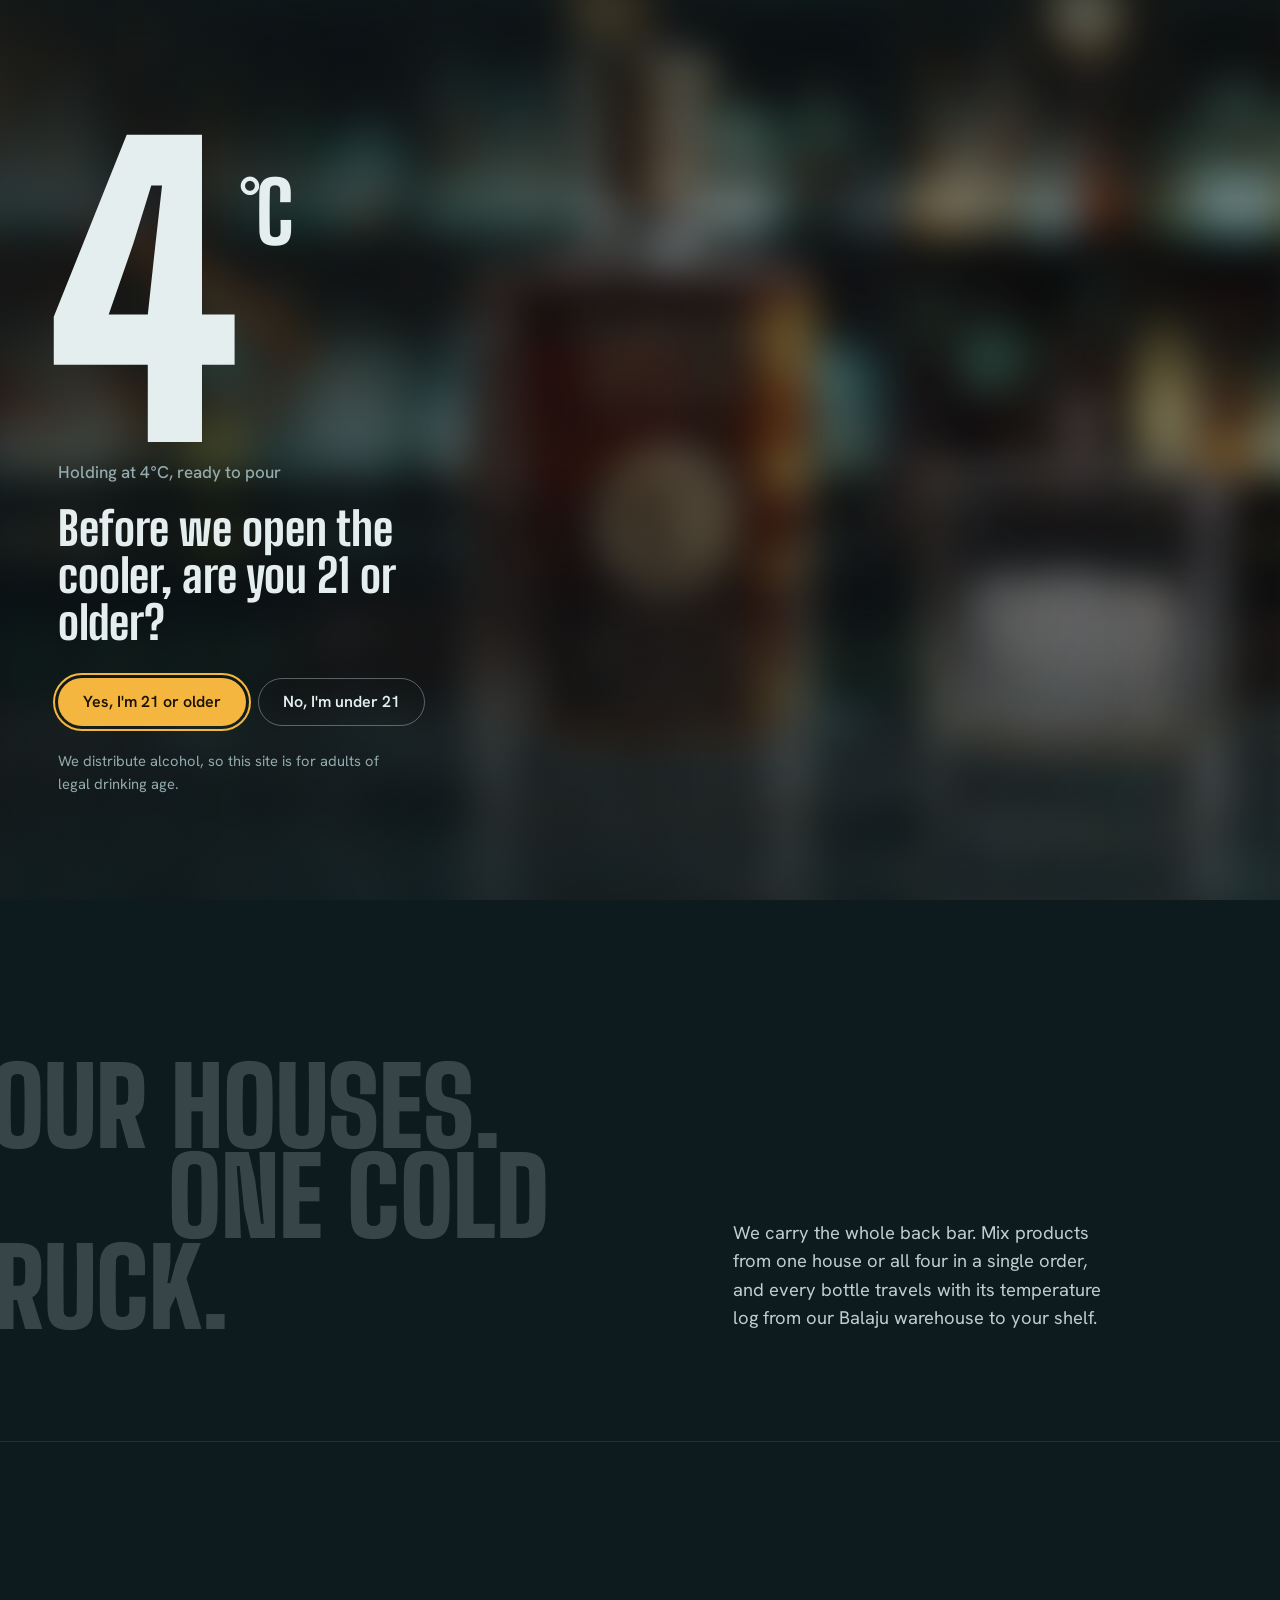
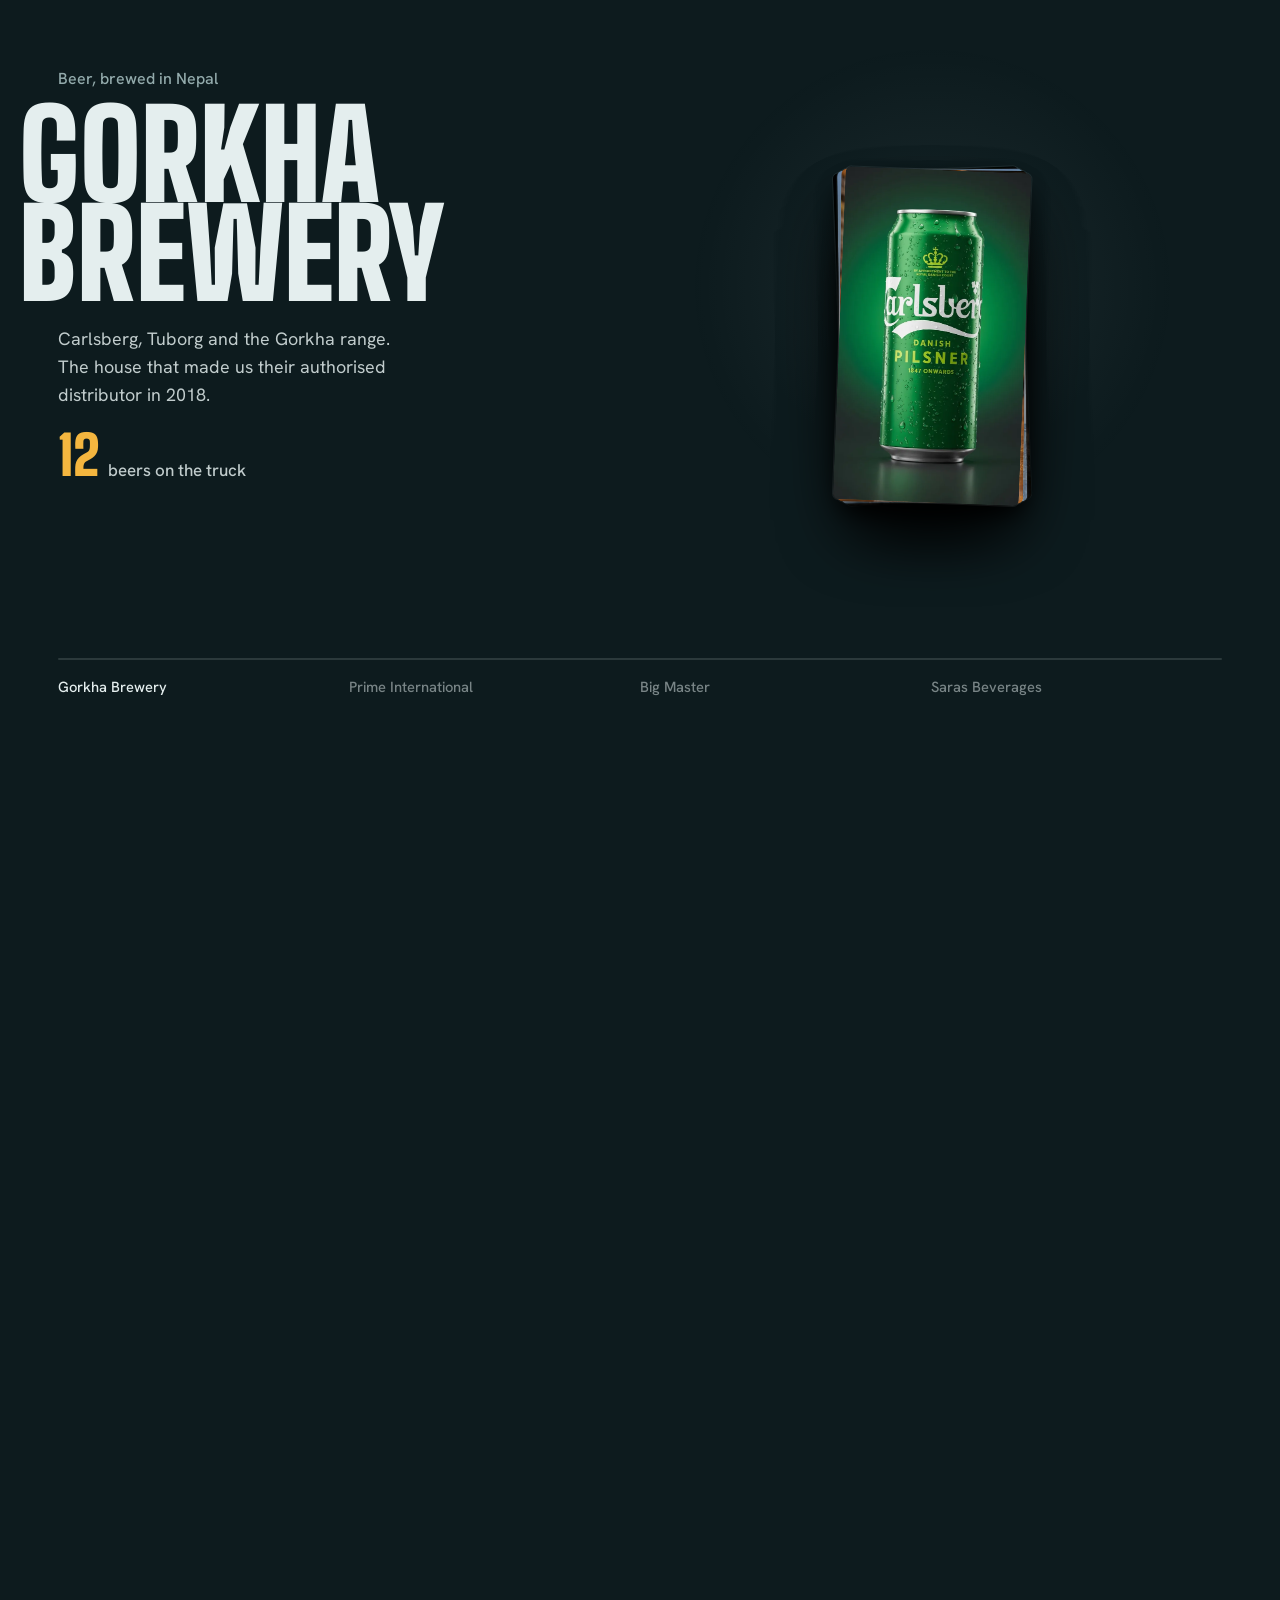
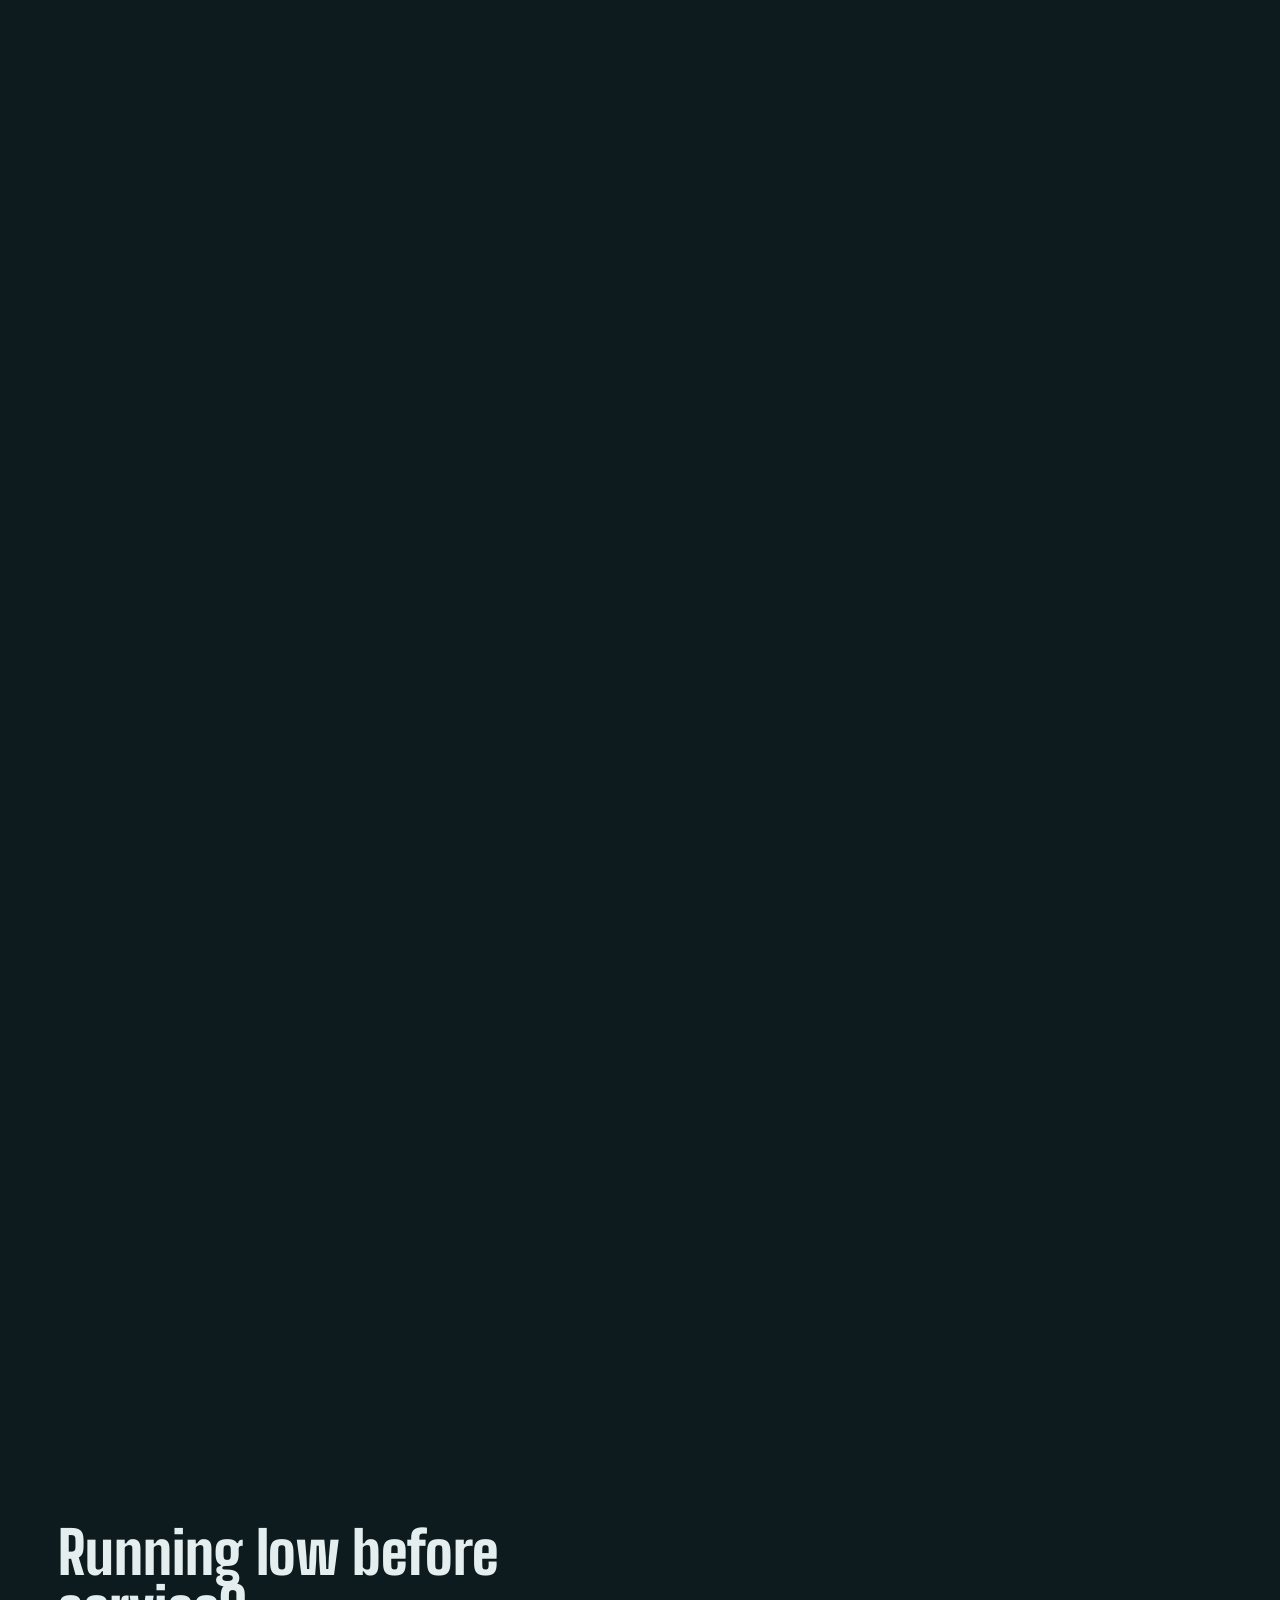
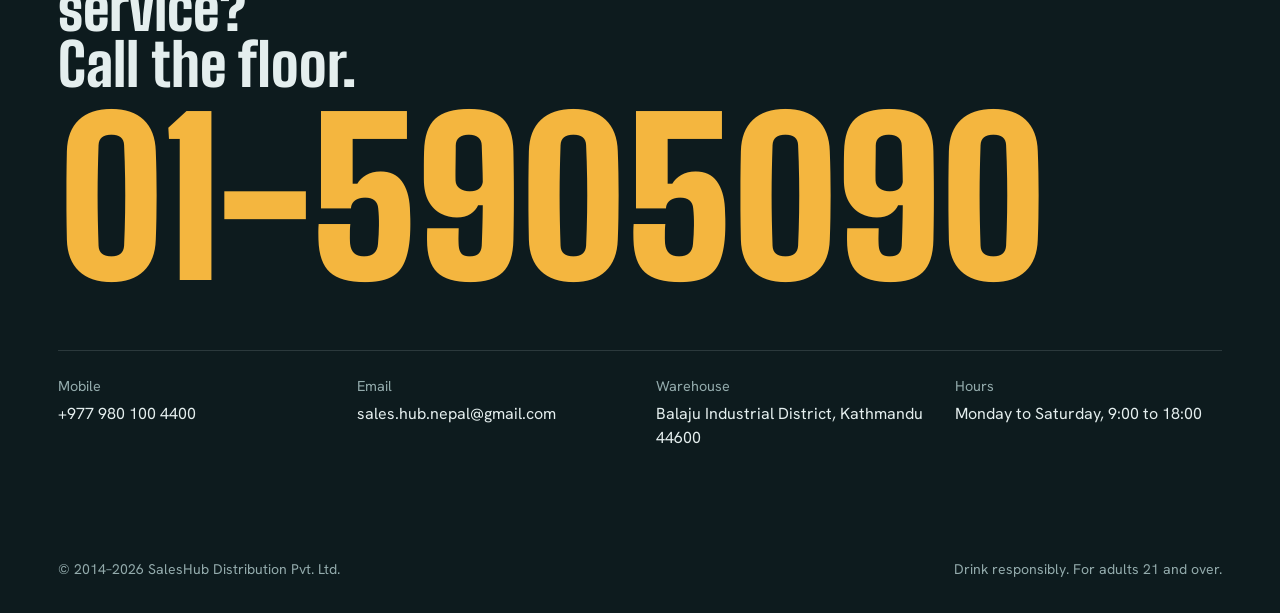
<file: index.html>
<!doctype html>
<html lang="en">
<head>
  <meta charset="utf-8">
  <meta name="viewport" content="width=device-width, initial-scale=1, viewport-fit=cover">
  <title>SalesHub Nepal — Brewery to bar, kept cold</title>
  <meta name="description" content="SalesHub Nepal is the authorised distributor for four of Nepal's leading beverage houses: beer, spirits, wine and energy drinks, delivered cold to bars, restaurants and retailers since 2014.">
  <meta name="theme-color" content="#0D1B1E">
  <link rel="icon" href="assets/favicon.ico" sizes="any">
  <link rel="icon" type="image/png" sizes="32x32" href="assets/favicon-32x32.png">
  <link rel="apple-touch-icon" href="assets/apple-touch-icon.png">
  <meta property="og:title" content="SalesHub Nepal — Brewery to bar, kept cold">
  <meta property="og:image" content="assets/og-image.jpg">

  <link rel="preconnect" href="https://fonts.googleapis.com">
  <link rel="preconnect" href="https://fonts.gstatic.com" crossorigin>
  <link href="https://fonts.googleapis.com/css2?family=Big+Shoulders:opsz,wght@10..72,500..900&family=Hanken+Grotesk:wght@400;500;600&display=swap" rel="stylesheet">
  <link rel="preload" as="image" href="assets/media/pour-gurkhas.jpg">
  <link rel="stylesheet" href="css/home.css">
  <script>document.documentElement.classList.add('js');</script>
</head>
<body>

  <a class="skip" href="#main">Skip to content</a>

  <!-- ============ AGE GATE: the cooler door ============ -->
  <div class="gate" id="gate" role="dialog" aria-modal="true" aria-labelledby="gate-q" hidden>
    <div class="gate__inner">
      <p class="gate__temp" aria-hidden="true"><span id="gate-deg">24</span><sup>°C</sup></p>
      <p class="gate__status" id="gate-status">Cooling to serving temperature</p>
      <h2 class="gate__q" id="gate-q">Before we open the cooler, are you 21 or older?</h2>
      <div class="gate__actions">
        <button class="btn btn--lager" id="gate-yes" type="button">Yes, I'm 21 or older</button>
        <button class="btn btn--ghost" id="gate-no" type="button">No, I'm under 21</button>
      </div>
      <p class="gate__note">We distribute alcohol, so this site is for adults of legal drinking age.</p>
    </div>
    <div class="gate__denied" id="gate-denied" hidden>
      <p class="gate__denied-title">Come back when you're 21.</p>
      <p>We'll keep it cold for you.</p>
    </div>
  </div>

  <!-- ============ NAV ============ -->
  <header class="nav" id="nav">
    <a class="nav__brand" href="#top" aria-label="SalesHub Nepal, back to top">
      <img src="assets/media/logo-light.png" alt="" width="507" height="520">
      <span>SalesHub Nepal</span>
    </a>
    <nav class="nav__links" aria-label="Primary">
      <a href="#houses">The four houses</a>
      <a href="#call">Call the floor</a>
    </nav>
    <a class="btn btn--lager btn--sm" href="mailto:sales.hub.nepal@gmail.com?subject=Wholesale%20order">Order wholesale</a>
  </header>

  <main id="main">

    <!-- ============ HERO: wipe the glass ============ -->
    <section class="hero" id="top" aria-label="Introduction">
      <div class="hero__media" id="hero-media">
        <img class="hero__poster" id="hero-poster" src="assets/media/pour-gurkhas.jpg" alt="">
        <video class="hero__video" id="hero-video" muted playsinline preload="auto"
               poster="assets/media/pour-gurkhas.jpg" aria-hidden="true"></video>
        <canvas class="hero__glass" id="hero-glass" aria-hidden="true"></canvas>
      </div>

      <div class="hero__copy">
        <h1 class="hero__title" id="hero-title">
          <span class="line">Brewery</span>
          <span class="line">to bar,</span>
          <span class="line line--cold">kept cold.</span>
        </h1>
        <div class="hero__foot">
          <p class="hero__lede">The authorised distributor for four of Nepal's leading beverage houses. Beer, spirits, wine and energy drinks, delivered cold to bars, restaurants and retailers in 27 cities since 2014.</p>
          <div class="hero__ctas">
            <a class="btn btn--lager" href="mailto:sales.hub.nepal@gmail.com?subject=Wholesale%20order">Order wholesale</a>
            <a class="btn btn--glass" href="#houses">Meet the four houses</a>
          </div>
        </div>
      </div>

      <div class="pouring" id="pouring" aria-live="polite">
        <p class="pouring__label">Now pouring</p>
        <p class="pouring__name" id="pouring-name">Gurkhas &amp; Guns</p>
        <p class="pouring__house" id="pouring-house">from Prime International</p>
        <div class="pouring__clips" role="group" aria-label="Choose a pour">
          <button type="button" data-clip="0" aria-label="Gurkhas &amp; Guns"><i></i></button>
          <button type="button" data-clip="1" aria-label="Bandipur"><i></i></button>
          <button type="button" data-clip="2" aria-label="Carlsberg"><i></i></button>
        </div>
      </div>

      <p class="hero__hint" id="hero-hint" aria-hidden="true">
        <span class="hint-dot"></span><span class="hint-text">Move across the glass to wipe it clear</span>
      </p>
    </section>

    <!-- ============ THE LOADING BAY: four houses ============ -->
    <section class="bay" id="houses" aria-labelledby="bay-title">
      <div class="bay__intro">
        <h2 class="bay__title" id="bay-title">Four houses.<br>One cold truck.</h2>
        <p class="bay__lede">We carry the whole back bar. Mix products from one house or all four in a single order, and every bottle travels with its temperature log from our Balaju warehouse to your shelf.</p>
      </div>

      <div class="bay__pin" id="bay-pin">
        <div class="bay__track" id="bay-track">

          <article class="house" aria-labelledby="h-gorkha">
            <div class="house__text">
              <p class="house__kind">Beer, brewed in Nepal</p>
              <h3 class="house__name" id="h-gorkha">Gorkha<br>Brewery</h3>
              <p class="house__desc">Carlsberg, Tuborg and the Gorkha range. The house that made us their authorised distributor in 2018.</p>
              <p class="house__count"><strong>12</strong> beers on the truck</p>
            </div>
            <ul class="house__fan" aria-label="Gorkha Brewery products">
              <li><img src="assets/media/gorkha-strong.webp" alt="" loading="lazy"><span>Gorkha Strong, 650 ml</span></li>
              <li><img src="assets/media/tuborg-500.webp" alt="" loading="lazy"><span>Tuborg, 500 ml</span></li>
              <li><img src="assets/media/gorkha-craft.webp" alt="" loading="lazy"><span>Gorkha Craft</span></li>
              <li><img src="assets/media/carlsberg-500.webp" alt="" loading="lazy"><span>Carlsberg, 500 ml</span></li>
            </ul>
          </article>

          <article class="house" aria-labelledby="h-prime">
            <div class="house__text">
              <p class="house__kind">Whisky, vodka and rum</p>
              <h3 class="house__name house__name--long" id="h-prime">Prime<br>International</h3>
              <p class="house__desc">Premium Nepali spirits, from Gurkhas &amp; Guns and Bandipur to Yeti, Highlander and Junge Kaji.</p>
              <p class="house__count"><strong>6</strong> spirits on the truck</p>
            </div>
            <ul class="house__fan" aria-label="Prime International products">
              <li><img src="assets/media/junge-kaji.webp" alt="" loading="lazy"><span>Junge Kaji rum</span></li>
              <li><img src="assets/media/yeti.webp" alt="" loading="lazy"><span>Yeti vodka</span></li>
              <li><img src="assets/media/bandipur.webp" alt="" loading="lazy"><span>Bandipur whisky</span></li>
              <li><img src="assets/media/gurkhas-guns.webp" alt="" loading="lazy"><span>Gurkhas &amp; Guns</span></li>
            </ul>
          </article>

          <article class="house" aria-labelledby="h-big">
            <div class="house__text">
              <p class="house__kind">Red and white wine</p>
              <h3 class="house__name" id="h-big">Big<br>Master</h3>
              <p class="house__desc">Fruity sweet red, apple sweet white and the refined Black Chenin, ready for the dinner service.</p>
              <p class="house__count"><strong>6</strong> wines on the truck</p>
            </div>
            <ul class="house__fan" aria-label="Big Master products">
              <li><img src="assets/media/white-wine.webp" alt="" loading="lazy"><span>Apple Sweet White</span></li>
              <li><img src="assets/media/syrah.webp" alt="" loading="lazy"><span>Syrah</span></li>
              <li><img src="assets/media/black-chenin.webp" alt="" loading="lazy"><span>Black Chenin</span></li>
              <li><img src="assets/media/red-wine.webp" alt="" loading="lazy"><span>Fruity Sweet Red</span></li>
            </ul>
          </article>

          <article class="house" aria-labelledby="h-saras">
            <div class="house__text">
              <p class="house__kind">Energy drinks</p>
              <h3 class="house__name" id="h-saras">Saras<br>Beverages</h3>
              <p class="house__desc">Red Bull, made in Nepal. Gold in the 250 ml can and Carbonated in the 330 ml.</p>
              <p class="house__count"><strong>2</strong> energy drinks on the truck</p>
            </div>
            <ul class="house__fan house__fan--two" aria-label="Saras Beverages products">
              <li><img src="assets/media/redbull-can.webp" alt="" loading="lazy"><span>Red Bull Gold, 250 ml</span></li>
              <li><img src="assets/media/redbull-carbonated.webp" alt="" loading="lazy"><span>Red Bull Carbonated, 330 ml</span></li>
            </ul>
          </article>

        </div>

        <nav class="bay__load" aria-label="Jump to a house">
          <div class="bay__meter"><i id="bay-meter"></i></div>
          <ol>
            <li><button type="button" data-house="0">Gorkha Brewery</button></li>
            <li><button type="button" data-house="1">Prime International</button></li>
            <li><button type="button" data-house="2">Big Master</button></li>
            <li><button type="button" data-house="3">Saras Beverages</button></li>
          </ol>
        </nav>
      </div>
    </section>

    <!-- ============ CLOSING: the 6pm call ============ -->
    <section class="call" id="call" aria-labelledby="call-title">
      <h2 class="call__title" id="call-title">Running low before service?<br>Call the floor.</h2>
      <a class="call__phone" href="tel:+97715905090">01-5905090</a>
      <div class="call__grid">
        <p><span>Mobile</span><a href="tel:+9779801004400">+977 980 100 4400</a></p>
        <p><span>Email</span><a href="mailto:sales.hub.nepal@gmail.com">sales.hub.nepal@gmail.com</a></p>
        <p><span>Warehouse</span>Balaju Industrial District, Kathmandu 44600</p>
        <p><span>Hours</span>Monday to Saturday, 9:00 to 18:00</p>
      </div>
      <footer class="foot">
        <p>© 2014–2026 SalesHub Distribution Pvt. Ltd.</p>
        <p>Drink responsibly. For adults 21 and over.</p>
      </footer>
    </section>
  </main>

  <script src="vendor/gsap.min.js" defer></script>
  <script src="vendor/ScrollTrigger.min.js" defer></script>
  <script src="vendor/SplitText.min.js" defer></script>
  <script src="vendor/lenis.min.js" defer></script>
  <script src="js/frost.js" defer></script>
  <script src="js/home.js" defer></script>
</body>
</html>
</file>
<file: css/home.css>
/* =========================================================
   SalesHub Nepal — "Cold Chain" homepage (sample)
   Palette: cold-room night, frost, lager; each house brings its own colour.
   Type: Big Shoulders for headings, Hanken Grotesk for text. One background throughout.
   ========================================================= */

:root {
  --night: #0D1B1E;
  --night-2: #142A2E;
  --frost: #E4EEEE;
  --mist: #93ABAC;
  --lager: #F4B63F;
  --lager-hi: #FFC95E;
  --lager-ink: #1C1306;

  --display: "Big Shoulders", "Arial Narrow", sans-serif;
  --body: "Hanken Grotesk", system-ui, sans-serif;

  --ease-out: cubic-bezier(.23, 1, .32, 1);
  --ease-in-out: cubic-bezier(.77, 0, .175, 1);

  --gutter: clamp(1rem, 4.5vw, 4.5rem);
  color-scheme: dark;
}

*, *::before, *::after { box-sizing: border-box; }
html { -webkit-text-size-adjust: 100%; overflow-x: clip; }
html.lenis, html.lenis body { height: auto; }
.lenis.lenis-smooth { scroll-behavior: auto !important; }
.lenis.lenis-stopped { overflow: clip; }

body {
  margin: 0;
  background: var(--night);
  color: var(--frost);
  font-family: var(--body);
  font-size: 1.0625rem;
  line-height: 1.55;
  -webkit-font-smoothing: antialiased;
  text-rendering: optimizeLegibility;
  overflow-x: clip;
}
body.is-locked { overflow: hidden; }

img { display: block; max-width: 100%; }
a { color: inherit; }
button { font: inherit; color: inherit; }
h1, h2, h3, p { margin: 0; }

:focus-visible { outline: 2px solid var(--lager); outline-offset: 3px; border-radius: 4px; }

.skip {
  position: fixed; left: 1rem; top: -4rem; z-index: 200;
  background: var(--lager); color: var(--lager-ink);
  padding: .6rem 1rem; border-radius: 999px; text-decoration: none; font-weight: 600;
}
.skip:focus { top: 1rem; }

/* Intro targets stay hidden until the intro has set them up */
html.js:not(.intro-ready) .hero__title,
html.js:not(.intro-ready) .hero__foot,
html.js:not(.intro-ready) .pouring { opacity: 0; }

/* ---------- Buttons ---------- */
.btn {
  --pad-y: .95rem; --pad-x: 1.5rem;
  display: inline-flex; align-items: center; justify-content: center;
  padding: var(--pad-y) var(--pad-x);
  border-radius: 999px;
  border: 1px solid transparent;
  font-weight: 600; font-size: 1rem; line-height: 1;
  text-decoration: none; cursor: pointer; white-space: nowrap;
  transition: background-color .2s var(--ease-out), border-color .2s var(--ease-out), transform .16s var(--ease-out);
  -webkit-tap-highlight-color: transparent;
}
.btn:active { transform: scale(.97); }
.btn--sm { --pad-y: .7rem; --pad-x: 1.15rem; font-size: .95rem; }
.btn--lager { background: var(--lager); color: var(--lager-ink); }
.btn--glass {
  background: rgba(228, 238, 238, .1);
  border-color: rgba(228, 238, 238, .22);
  -webkit-backdrop-filter: blur(14px) saturate(1.2);
  backdrop-filter: blur(14px) saturate(1.2);
}
.btn--ghost { border-color: rgba(228, 238, 238, .35); background: transparent; }
@media (hover: hover) and (pointer: fine) {
  .btn--lager:hover { background: var(--lager-hi); }
  .btn--glass:hover { background: rgba(228, 238, 238, .18); }
  .btn--ghost:hover { border-color: var(--frost); }
}

/* ---------- Nav ---------- */
.nav {
  position: fixed; inset: 0 0 auto 0; z-index: 50;
  display: flex; align-items: center; gap: clamp(1rem, 3vw, 2.5rem);
  padding: 1rem var(--gutter);
  transition: background-color .35s var(--ease-out), -webkit-backdrop-filter .35s, backdrop-filter .35s, transform .5s var(--ease-out);
}
.nav.is-hidden { transform: translateY(-110%); }
.nav.is-solid {
  background: rgba(13, 27, 30, .72);
  -webkit-backdrop-filter: blur(16px) saturate(1.3);
  backdrop-filter: blur(16px) saturate(1.3);
}
.nav__brand { display: flex; align-items: center; gap: .7rem; text-decoration: none; margin-right: auto; min-width: 0; }
.nav .btn { flex-shrink: 0; }
.nav__brand img { width: 46px; height: auto; }
.nav__brand span {
  font-family: var(--display); font-weight: 800; font-size: 1.35rem; letter-spacing: .01em;
  font-variation-settings: "opsz" 24;
}
.nav__links { display: flex; gap: 1.8rem; }
.nav__links a {
  text-decoration: none; font-weight: 500; font-size: .98rem; opacity: .82;
  transition: opacity .2s var(--ease-out);
}
.nav__links a:hover { opacity: 1; }

/* =========================================================
   GATE — the cooler door
   ========================================================= */
.gate {
  position: fixed; inset: 0; z-index: 100;
  display: grid; align-items: center;
  padding: 6rem var(--gutter) 3rem;
  background: linear-gradient(90deg, rgba(9, 20, 23, .62) 0%, rgba(9, 20, 23, .25) 55%, rgba(9, 20, 23, 0) 100%);
}
.gate[hidden] { display: none; }
.gate__inner { max-width: 46rem; }
.gate__temp {
  font-family: var(--display); font-weight: 900;
  font-variation-settings: "opsz" 72;
  font-size: clamp(9rem, 30vw, 26rem); line-height: .74;
  letter-spacing: -.02em;
  font-variant-numeric: tabular-nums;
  margin-left: -.04em;
  color: var(--frost);
}
.gate__temp sup { font-size: .22em; vertical-align: top; position: relative; top: .35em; margin-left: .08em; font-weight: 700; }
.gate__status { margin-top: 1.4rem; color: var(--mist); font-weight: 500; min-height: 1.5em; }
.gate__q {
  margin-top: 1.2rem; max-width: 17ch;
  font-family: var(--display); font-weight: 700; font-variation-settings: "opsz" 48;
  font-size: clamp(2rem, 3.6vw, 3.25rem); line-height: 1.02;
}
.gate__actions { display: flex; flex-wrap: wrap; gap: .75rem; margin-top: 2rem; }
.gate__note { margin-top: 1.5rem; color: var(--mist); font-size: .92rem; max-width: 44ch; }
.gate__denied { max-width: 40rem; }
.gate__denied[hidden] { display: none; }
.gate__denied-title {
  font-family: var(--display); font-weight: 900; font-variation-settings: "opsz" 72;
  font-size: clamp(3.5rem, 9vw, 8rem); line-height: .86; margin-bottom: 1rem;
}

/* =========================================================
   HERO — wipe the glass
   ========================================================= */
.hero {
  position: relative;
  height: 100svh; min-height: 620px;
  overflow: hidden;
  isolation: isolate;
  touch-action: pan-y;
}
.hero__media { position: absolute; inset: 0; z-index: -1; background: var(--night); }
.hero__poster, .hero__video, .hero__glass {
  position: absolute; inset: 0; width: 100%; height: 100%; object-fit: cover;
}
.hero__poster { filter: blur(18px) brightness(.6) saturate(.9); transform: scale(1.08); }
.hero__video { opacity: 0; }
.hero__glass { opacity: 0; transition: opacity .8s var(--ease-out); }
.hero.gl-ready .hero__glass { opacity: 1; }
.hero.gl-ready .hero__poster { visibility: hidden; }
/* Fallback when WebGL is unavailable: the video itself, softly frosted at the edges */
.hero.no-gl .hero__video { opacity: 1; }
.hero.no-gl .hero__poster { display: none; }
.hero.no-gl .hero__media::after {
  content: ""; position: absolute; inset: 0;
  background: radial-gradient(120% 90% at 70% 40%, transparent 30%, rgba(13, 27, 30, .75) 100%);
}
.hero__media::before {
  /* bottom shade for headline legibility */
  content: ""; position: absolute; inset: 0; z-index: 2; pointer-events: none;
  background: linear-gradient(180deg, rgba(13, 27, 30, .45) 0%, transparent 22%, transparent 52%, rgba(13, 27, 30, .7) 100%);
}

.hero__copy {
  position: absolute; left: var(--gutter); right: var(--gutter); bottom: clamp(1.5rem, 5vh, 3.5rem);
  pointer-events: none;
}
.hero__copy a { pointer-events: auto; }
.hero__title {
  font-family: var(--display); font-weight: 900;
  font-variation-settings: "opsz" 72;
  text-transform: uppercase;
  font-size: clamp(4.1rem, 12.2vw, 13.5rem);
  line-height: .8; letter-spacing: -.005em;
  filter: drop-shadow(0 6px 28px rgba(5, 14, 16, .35));
}
.hero__title .line { display: block; }
.hero__foot {
  display: flex; align-items: flex-end; justify-content: space-between; gap: 2rem 3rem; flex-wrap: wrap;
  margin-top: clamp(1.25rem, 3vh, 2rem);
}
.hero__lede { max-width: 40ch; font-size: 1.08rem; color: rgba(228, 238, 238, .88); }
.hero__ctas { display: flex; gap: .7rem; flex-wrap: wrap; }

.pouring {
  position: absolute; right: var(--gutter); top: clamp(6.5rem, 16vh, 9rem);
  text-align: right;
}
.pouring__label { font-size: .88rem; color: var(--mist); font-weight: 500; }
.pouring__name {
  font-family: var(--display); font-weight: 800; font-variation-settings: "opsz" 40;
  font-size: clamp(1.7rem, 2.6vw, 2.5rem); line-height: 1; margin-top: .25rem;
}
.pouring__house { font-size: .95rem; color: rgba(228, 238, 238, .78); margin-top: .3rem; }
.pouring__clips { display: flex; justify-content: flex-end; gap: .35rem; margin-top: .8rem; }
.pouring__clips button {
  width: 46px; height: 24px; padding: 0; border: 0; background: none; cursor: pointer;
  display: grid; align-items: center;
}
.pouring__clips i {
  display: block; height: 2px; background: rgba(228, 238, 238, .25); border-radius: 2px; overflow: hidden; position: relative;
}
.pouring__clips i::after {
  content: ""; position: absolute; inset: 0; background: var(--frost);
  transform-origin: left; transform: scaleX(var(--p, 0));
}

.hero__hint {
  position: absolute; left: 50%; top: 50%; translate: -50% -50%;
  display: flex; align-items: center; gap: .6rem;
  padding: .6rem 1rem .6rem .75rem; border-radius: 999px;
  background: rgba(13, 27, 30, .38);
  -webkit-backdrop-filter: blur(10px); backdrop-filter: blur(10px);
  font-size: .92rem; font-weight: 500; pointer-events: none;
  opacity: 0; transition: opacity .5s var(--ease-out);
}
.hero__hint.is-on { opacity: 1; }
.hint-dot {
  width: 10px; height: 10px; border-radius: 50%; background: var(--frost);
  animation: hint 1.6s var(--ease-in-out) infinite;
}
@keyframes hint {
  0% { transform: translateX(-6px); opacity: .4; }
  50% { transform: translateX(6px); opacity: 1; }
  100% { transform: translateX(-6px); opacity: .4; }
}

/* =========================================================
   LOADING BAY — the four houses
   ========================================================= */
.bay { position: relative; background: var(--night); }
.bay__intro {
  overflow: clip;
  display: grid; grid-template-columns: minmax(0, 1.25fr) minmax(0, 1fr); gap: 2rem 4rem; align-items: end;
  padding: clamp(6rem, 18vh, 11rem) var(--gutter) clamp(4rem, 12vh, 7rem);
}
.bay__title {
  font-family: var(--display); font-weight: 900; font-variation-settings: "opsz" 72;
  text-transform: uppercase;
  font-size: clamp(3.4rem, 8.4vw, 8.75rem); line-height: .84;
}
.bay__lede { max-width: 38ch; font-size: 1.15rem; color: rgba(228, 238, 238, .84); }

/* Default (no JS, phones, reduced motion): houses stack vertically */
.bay__pin { position: relative; }
.bay__track { display: flex; flex-direction: column; }
.house {
  display: grid; grid-template-columns: minmax(0, 1fr) minmax(0, 1.05fr); align-items: center; gap: 2rem;
  padding: clamp(4.5rem, 12vh, 7rem) var(--gutter);
  border-top: 1px solid rgba(228, 238, 238, .1);
}
.bay__load { display: none; }

/* Pinned horizontal loading bay (desktop, motion allowed) */
.bay--pinned .bay__pin {
  height: 100svh; min-height: 600px; overflow: hidden;
  border-top: 1px solid rgba(228, 238, 238, .1);
}
.bay--pinned .bay__track { flex-direction: row; height: 100%; width: max-content; will-change: transform; }
.bay--pinned .house {
  flex: 0 0 100vw; height: 100%;
  padding: 7rem var(--gutter) 9rem;
  border-top: 0;
}
.bay--pinned .bay__load { display: block; }

.house__kind { font-weight: 500; font-size: 1rem; color: var(--mist); }
.house__name {
  font-family: var(--display); font-weight: 900; font-variation-settings: "opsz" 72;
  text-transform: uppercase;
  font-size: clamp(3.6rem, 9.6vw, 11rem); line-height: .8;
  margin: .9rem 0 1.4rem -.04em;
}
.house__name--long { font-size: clamp(3.2rem, 7.4vw, 8.6rem); }
.house__desc { max-width: 34ch; font-size: 1.12rem; color: rgba(228, 238, 238, .84); }
.house__count { margin-top: 1.6rem; font-weight: 500; display: flex; align-items: baseline; gap: .5rem; color: rgba(228, 238, 238, .84); }
.house__count strong {
  font-family: var(--display); font-weight: 900; font-variation-settings: "opsz" 72;
  font-size: 3.4rem; line-height: .8; color: var(--lager);
}

.house__fan {
  list-style: none; margin: 0; padding: 0;
  position: relative; height: min(64vh, 600px);
}
.house__fan::before {
  /* soft back-light behind the bottles, same on every house */
  content: ""; position: absolute; left: 50%; top: 52%; width: 120%; aspect-ratio: 1; translate: -50% -50%;
  background: radial-gradient(closest-side, rgba(228, 238, 238, .07), transparent 70%);
  pointer-events: none;
}
.house__fan li {
  position: absolute; left: 50%; top: 50%;
  width: clamp(150px, 14.5vw, 250px); aspect-ratio: 781 / 1400;
  margin: 0; border-radius: 6px; overflow: hidden;
  transform: translate(-50%, -50%);
  box-shadow: 0 0 0 1px rgba(228, 238, 238, .08), 0 12px 24px -8px rgba(0, 0, 0, .5), 0 40px 70px -20px rgba(0, 0, 0, .6);
  transition: translate .35s var(--ease-out);
}
.house__fan img { width: 100%; height: 100%; object-fit: cover; }
.house__fan span {
  position: absolute; left: 0; right: 0; bottom: 0;
  padding: 2.2rem .8rem .7rem;
  background: linear-gradient(180deg, transparent, rgba(0, 0, 0, .7));
  color: #fff; font-size: .85rem; font-weight: 600; line-height: 1.25;
  opacity: 0; transform: translateY(6px);
  transition: opacity .25s var(--ease-out), transform .25s var(--ease-out);
}
@media (hover: hover) and (pointer: fine) {
  .house__fan li:hover { translate: 0 -14px; }
  .house__fan li:hover span { opacity: 1; transform: none; }
}

.bay--pinned .bay__load {
  position: absolute; left: var(--gutter); right: var(--gutter); bottom: clamp(1.25rem, 4vh, 2.5rem);
}
.bay__meter { height: 2px; background: rgba(228, 238, 238, .14); border-radius: 2px; overflow: hidden; }
.bay__meter i { display: block; height: 100%; background: var(--lager); transform-origin: left; transform: scaleX(0); }
.bay__load ol { list-style: none; margin: .6rem 0 0; padding: 0; display: grid; grid-template-columns: repeat(4, 1fr); }
.bay__load button {
  background: none; border: 0; padding: .4rem 0; cursor: pointer; text-align: left;
  font-weight: 500; font-size: .92rem; color: var(--frost); opacity: .5;
  transition: opacity .25s var(--ease-out);
}
.bay__load button.is-active, .bay__load button:hover { opacity: 1; }

/* =========================================================
   CALL — 6pm, the phone rings
   ========================================================= */
.call {
  padding: clamp(6rem, 16vh, 10rem) var(--gutter) 2rem;
  background: var(--night);
}
.call__title {
  font-family: var(--display); font-weight: 800; font-variation-settings: "opsz" 56;
  font-size: clamp(2.2rem, 4.6vw, 4.4rem); line-height: .95; max-width: 20ch;
}
.call__phone {
  display: inline-block; margin-top: 1.2rem;
  font-family: var(--display); font-weight: 900; font-variation-settings: "opsz" 72;
  font-size: clamp(4.2rem, 16.5vw, 17rem); line-height: .82; letter-spacing: -.01em;
  color: var(--lager); text-decoration: none;
  font-variant-numeric: tabular-nums;
}
.call__phone:hover { color: var(--lager-hi); }
.call__grid {
  display: grid; grid-template-columns: repeat(4, minmax(0, 1fr)); gap: 1.5rem 2rem;
  margin-top: clamp(2.5rem, 7vh, 4.5rem); padding-top: 1.5rem;
  border-top: 1px solid rgba(228, 238, 238, .14);
}
.call__grid p { font-size: 1rem; }
.call__grid span { display: block; color: var(--mist); font-size: .9rem; margin-bottom: .25rem; }
.call__grid a { text-decoration: none; }
.call__grid a:hover { text-decoration: underline; text-underline-offset: 3px; }
.foot {
  display: flex; justify-content: space-between; flex-wrap: wrap; gap: .5rem 2rem;
  margin-top: clamp(4rem, 12vh, 7rem); color: var(--mist); font-size: .88rem;
}

/* =========================================================
   Responsive
   ========================================================= */
@media (max-width: 900px) {
  .nav__links { display: none; }
  .bay__intro { grid-template-columns: 1fr; }
  .call__grid { grid-template-columns: 1fr 1fr; }
}

@media (max-width: 820px) {
  .house { grid-template-columns: 1fr; gap: 1rem; padding-top: 4.5rem; padding-bottom: 3rem; }
  .house__fan { height: 380px; }
  .house__fan li { width: 136px; }
}

@media (max-width: 560px) {
  .nav { padding-top: .75rem; padding-bottom: .75rem; }
  .nav__brand img { width: 38px; }
  .nav .btn--sm { --pad-x: 1rem; font-size: .9rem; }
  .nav__brand span { display: none; }
  .hero__title { font-size: clamp(3.6rem, 19vw, 6rem); }
  .hero__lede { font-size: 1rem; }
  .hero__ctas .btn { flex: 1 1 auto; }
  .pouring { top: 5.25rem; }
  .pouring__name { font-size: 1.5rem; }
  .pouring__house { display: none; }
  .hero__hint { top: 5.4rem; left: var(--gutter); translate: none; padding: .5rem .85rem .5rem .65rem; font-size: .85rem; }
  .gate { align-items: end; padding-bottom: 2.5rem; }
  .gate__actions .btn { width: 100%; }
  .call__grid { grid-template-columns: 1fr; }
}

@media (prefers-reduced-motion: reduce) {
  *, *::before, *::after { animation-duration: .01ms !important; animation-iteration-count: 1 !important; transition-duration: .01ms !important; }
}
</file>
